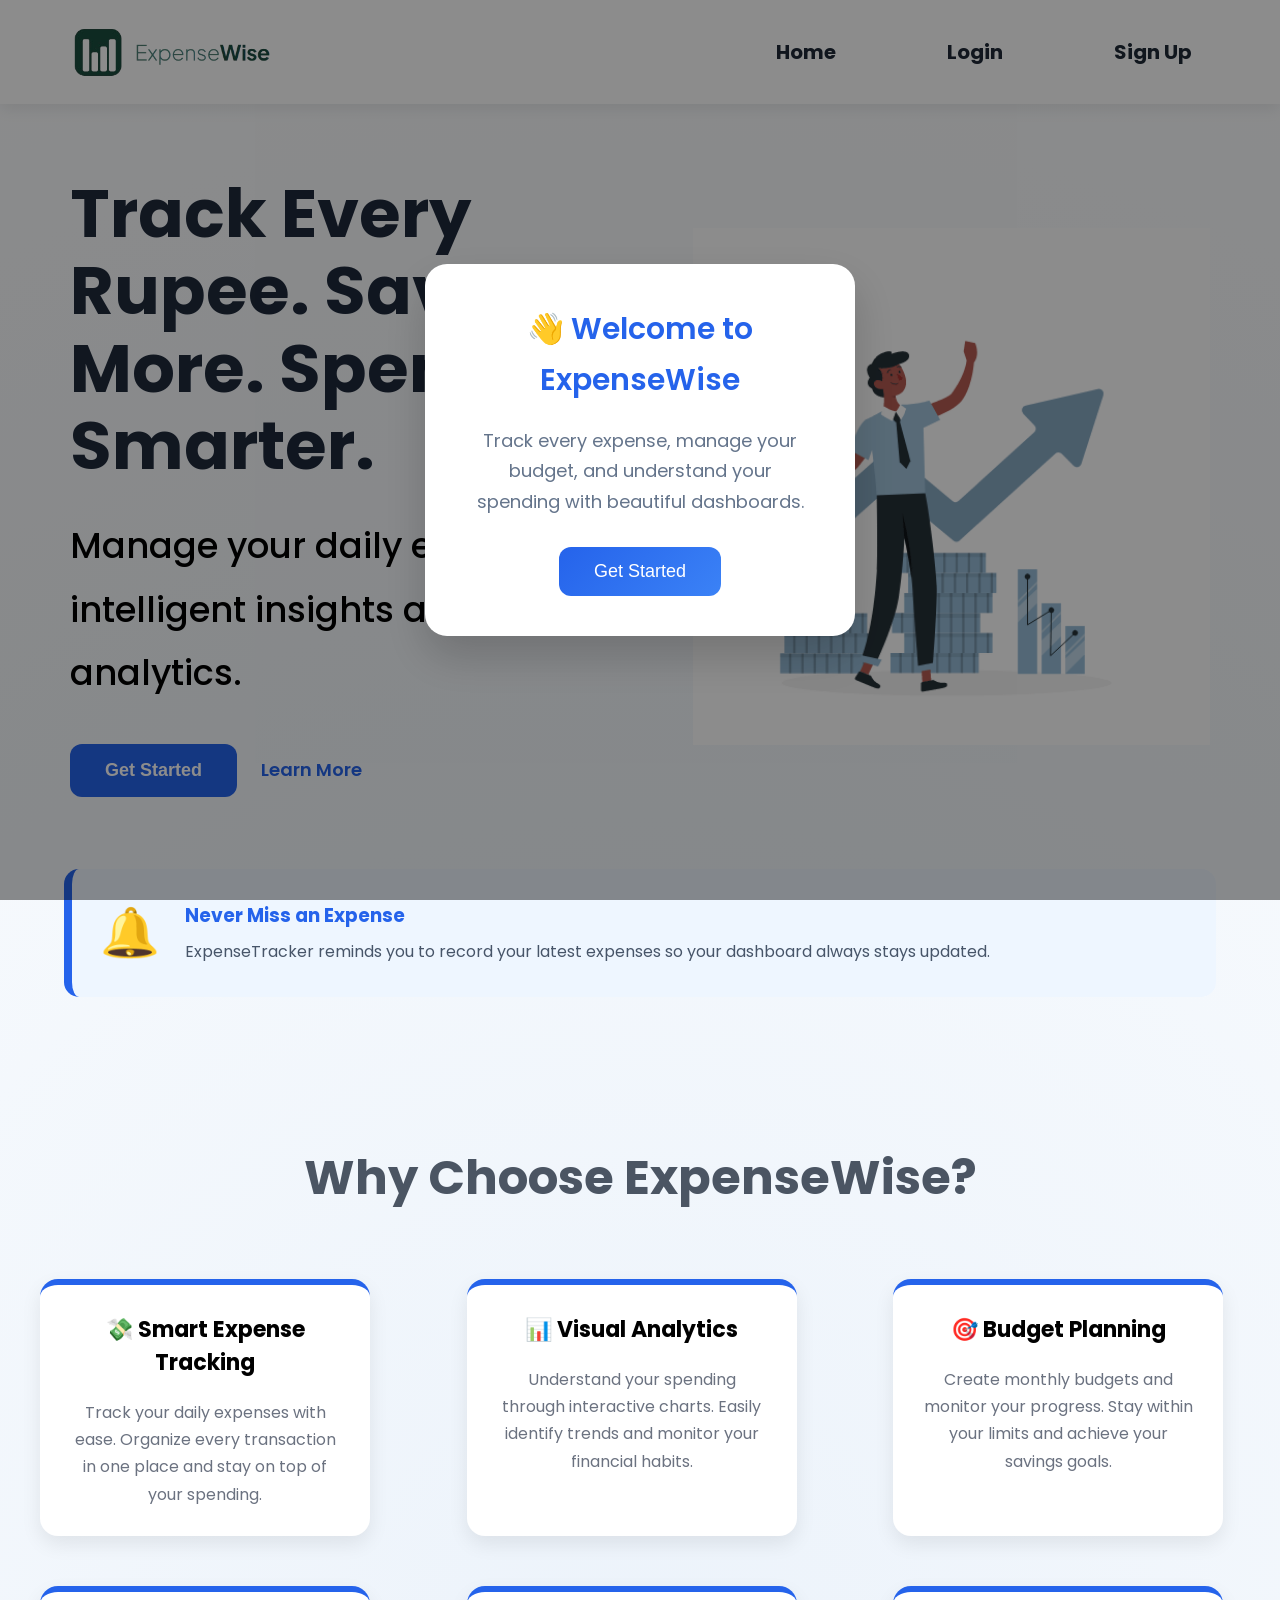
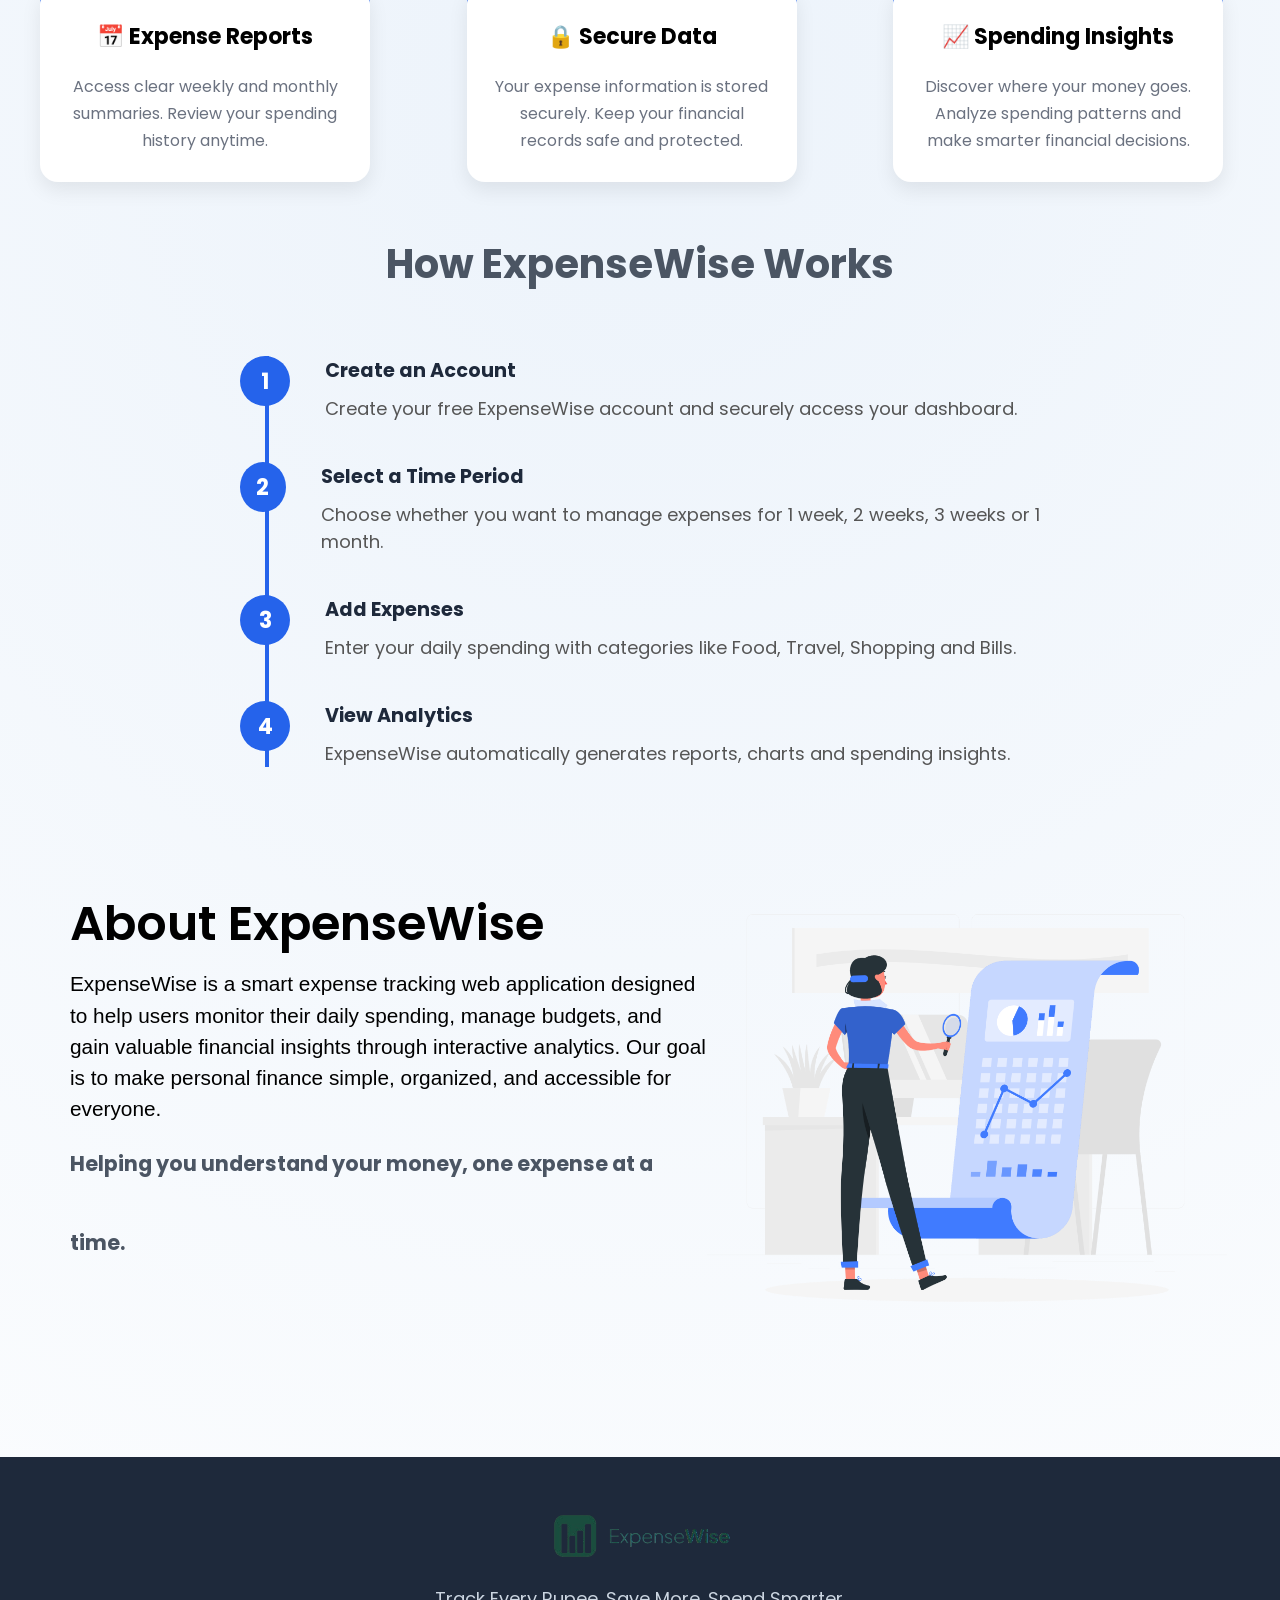
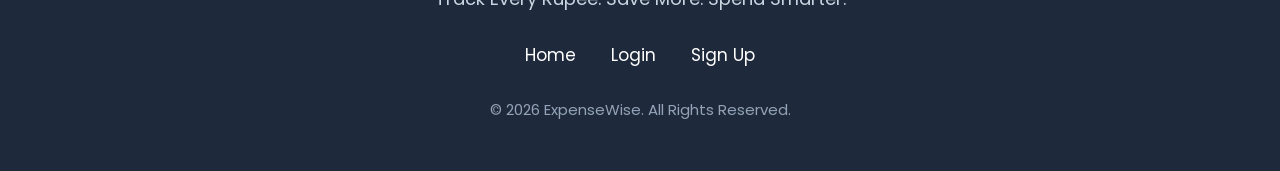
<file: index.html>
<!DOCTYPE html>
<html lang="en">


<head>
    <meta charset="UTF-8">
    <meta name="viewport" content="width=device-width, initial-scale=1.0">
    <title>ExpenseWise</title>
    <link rel="stylesheet" href="style.css">
    <link rel="preconnect" href="https://fonts.googleapis.com">
    <link rel="preconnect" href="https://fonts.gstatic.com" crossorigin>
    <link href="https://fonts.googleapis.com/css2?family=Poppins:wght@300;400;500;600;700&display=swap"
        rel="stylesheet">
</head>

<body>
    <nav>
        <a href="indexx.html"><img src="logo-removebg-preview.png" alt="logo" id="logo"></img></a>
        <ul>
            <li><a href="indexx.html">Home</a></li>
            <li><a href="login.html">Login</a></li>
            <li><a href="signup.html">Sign Up</a></li>
        </ul>
    </nav>
    <div class="hero">

        <div class="hero-left">

            <p id="large_heading">
                Track Every Rupee. Save More. Spend Smarter.
            </p>

            <p id="subheading">
                Manage your daily expenses with intelligent insights and beautiful analytics.
            </p>

            <button onclick="openPopup()" class="hero-btn">
                Get Started
            </button>

            <a href="#features" class="learn-btn">Learn More </a>

        </div>

        <img src="Revenue.gif" alt="Illustration" class="illustration">

    </div>
    <section class="reminder">

        <span>🔔</span>

        <div>

            <h3>Never Miss an Expense</h3>

            <p>
                ExpenseTracker reminds you to record your latest expenses so your dashboard always stays updated.
            </p>

        </div>

    </section>

    <section id="features">

        <h2>Why Choose ExpenseWise?</h2>

        <div class="features-container">

            <div class="feature-card">
                <h3>💸 Smart Expense Tracking</h3>
                <p>Track your daily expenses with ease. Organize every transaction in one place and stay on top of your
                    spending.</p>
            </div>

            <div class="feature-card">
                <h3>📊 Visual Analytics</h3>
                <p>Understand your spending through interactive charts. Easily identify trends and monitor your
                    financial habits.</p>
            </div>

            <div class="feature-card">
                <h3>🎯 Budget Planning</h3>
                <p>Create monthly budgets and monitor your progress. Stay within your limits and achieve your savings
                    goals.</p>
            </div>

            <div class="feature-card">
                <h3>📅 Expense Reports</h3>
                <p>Access clear weekly and monthly summaries. Review your spending history anytime.</p>
            </div>

            <div class="feature-card">
                <h3>🔒 Secure Data</h3>
                <p>Your expense information is stored securely. Keep your financial records safe and protected.</p>
            </div>

            <div class="feature-card">
                <h3>📈 Spending Insights</h3>
                <p>Discover where your money goes. Analyze spending patterns and make smarter financial decisions.</p>
            </div>

        </div>
    </section>
    <section class="timeline-section">
        <h2>How ExpenseWise Works</h2>

        <div class="timeline">

            <div class="step">
                <div class="circle">1</div>
                <div class="content">
                    <h3>Create an Account</h3>
                    <p>Create your free ExpenseWise account and securely access your dashboard.</p>
                </div>
            </div>

            <div class="step">
                <div class="circle">2</div>
                <div class="content">
                    <h3>Select a Time Period</h3>
                    <p>Choose whether you want to manage expenses for 1 week, 2 weeks, 3 weeks or 1 month.</p>
                </div>
            </div>

            <div class="step">
                <div class="circle">3</div>
                <div class="content">
                    <h3>Add Expenses</h3>
                    <p>Enter your daily spending with categories like Food, Travel, Shopping and Bills.</p>
                </div>
            </div>

            <div class="step">
                <div class="circle">4</div>
                <div class="content">
                    <h3>View Analytics</h3>
                    <p>ExpenseWise automatically generates reports, charts and spending insights.</p>
                </div>
            </div>
        </div>
    </section>
    <div class="about">
        <div class="about-right">
            <h1>About ExpenseWise</h1>
            <p id="heading">ExpenseWise is a smart expense tracking web application designed to help users monitor their
                daily
                spending, manage budgets, and gain valuable financial insights through interactive analytics. Our goal
                is to make personal finance simple, organized, and accessible for everyone.</p>
            <h2>Helping you understand your money, one expense at a time.</h2>
        </div>
        <img src="Analysis-rafiki.png" alt="Illustration" class="illustration">
    </div>
    <footer>

        <div class="footer-logo">
            <img src="logo-removebg-preview.png" alt="ExpenseWise Logo">
        </div>

        <p class="tagline">
            Track Every Rupee. Save More. Spend Smarter.
        </p>

        <div class="footer-links">
            <a href="index.html">Home</a>
            <a href="login.html">Login</a>
            <a href="signup.html">Sign Up</a>
        </div>

        <p class="copyright">
            © 2026 ExpenseWise. All Rights Reserved.
        </p>

    </footer>
    <!-- Get Started Popup -->
    <div class="popup-overlay" id="popup">

        <div class="popup-box">

            <span class="close-btn" onclick="closePopup()">&times;</span>

            <div class="popup-icon">💰</div>

            <p id="welcome-title">Welcome to ExpenseWise</p>

            <p>Track your expenses, manage your budget and gain valuable insights.</p>

            <div class="popup-buttons">
                <a href="login.html" class="login-btn">Login</a>
                <a href="signup.html" class="signup-btn">Sign Up</a>
            </div>

        </div>

    </div>
    <!-- Welcome Popup -->

    <div id="welcomePopup" class="popup">

        <div class="popup-box">

            <p id="welcome-title">👋 Welcome to ExpenseWise</p>

            <p>
                Track every expense, manage your budget,
                and understand your spending with beautiful
                dashboards.
            </p>

            <button onclick="closePopup()">
                Get Started
            </button>

        </div>

    </div>
</body>
<script>
    function openPopup() {
        document.getElementById("popup").style.display = "flex";
    }

    function closePopup() {
        document.getElementById("popup").style.display = "none";
    }

    window.onload = function () {

        setTimeout(function () {

            document.getElementById("welcomePopup").style.display = "flex";

        }, 500);

    }

    function closePopup() {

        document.getElementById("welcomePopup").style.display = "none";

    }




</script>

</html>
</file>
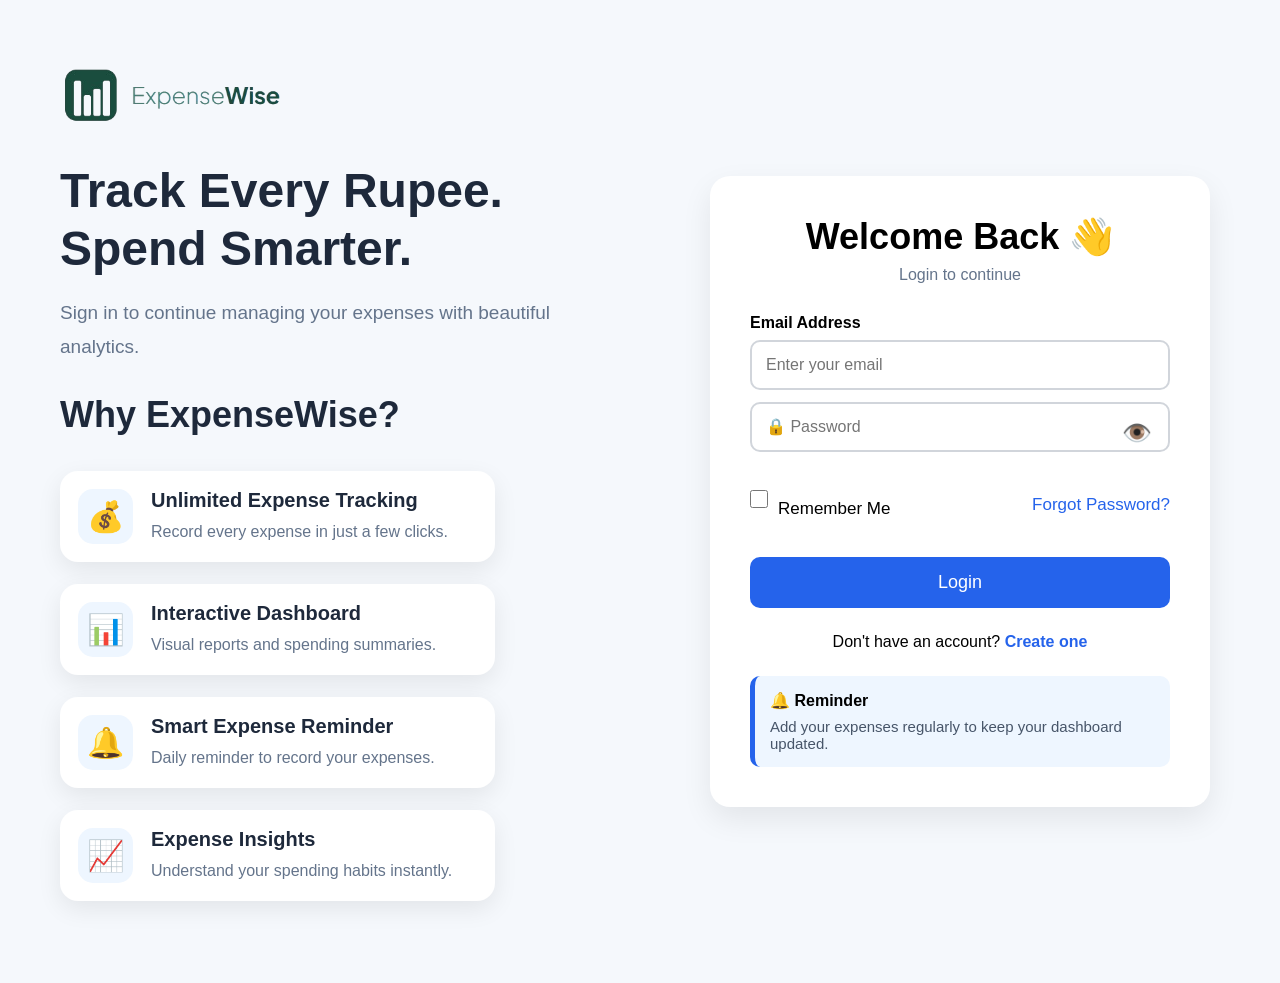
<file: login.html>
<!DOCTYPE html>
<html lang="en">

<head>
    <meta charset="UTF-8">
    <meta name="viewport" content="width=device-width, initial-scale=1.0">
    <title>Document</title>
    <link rel="stylesheet" href="login.css">
</head>

<body>


    <div class="login-wrapper">

        <!-- Left Side -->

        <div class="left-section">

            <img src="logo-removebg-preview.png" alt="logo" class="logo">

            <h1>Track Every Rupee.<br>Spend Smarter.</h1>

            <p class="left-text">
                Sign in to continue managing your expenses with beautiful analytics.
            </p>

            <div class="login-features">

                <h2>Why ExpenseWise?</h2>

                <div class="feature-item">
                    <div class="icon">💰</div>

                    <div>
                        <h3>Unlimited Expense Tracking</h3>
                        <p>Record every expense in just a few clicks.</p>
                    </div>
                </div>

                <div class="feature-item">
                    <div class="icon">📊</div>

                    <div>
                        <h3>Interactive Dashboard</h3>
                        <p>Visual reports and spending summaries.</p>
                    </div>
                </div>

                <div class="feature-item">
                    <div class="icon">🔔</div>

                    <div>
                        <h3>Smart Expense Reminder</h3>
                        <p>Daily reminder to record your expenses.</p>
                    </div>
                </div>

                <div class="feature-item">
                    <div class="icon">📈</div>

                    <div>
                        <h3>Expense Insights</h3>
                        <p>Understand your spending habits instantly.</p>
                    </div>
                </div>

            </div>

        </div>


        <!-- Right Side -->

        <div class="login-page">

            <div class="login-container">

                <h2>Welcome Back 👋</h2>

                <p class="subtitle">
                    Login to continue
                </p>

                <label for="email-add">Email Address</label>
                <input type="email" placeholder="Enter your email" id="email-add">

                <div class="password-box">

                    <input type="password" id="password" placeholder="🔒 Password">

                    <span id="togglePassword">👁️</span>

                </div>
                <div class="login-options">

                    <div class="remember">

                        <input type="checkbox" id="remember">

                        <label for="remember">Remember Me</label>

                    </div>

                    <a href="#" class="forgot-password">
                        Forgot Password?
                    </a>

                </div>

                <button id="login-btn" onclick="loginUser()">
                    Login
                </button>

                <p class="signup-text">
                    Don't have an account?
                    <a href="signup.html">Create one</a>
                </p>

                <div class="reminder">

                    🔔 <strong>Reminder</strong>

                    <p>Add your expenses regularly to keep your dashboard updated.</p>

                </div>

            </div>

        </div>

    </div>
    <script>

        // Auto-fill remembered email
        window.onload = function () {

            let rememberedEmail = localStorage.getItem("rememberEmail");

            if (rememberedEmail) {
                document.getElementById("email-add").value = rememberedEmail;
                document.getElementById("remember").checked = true;
            }

        }

        // Show / Hide Password
        const toggle = document.getElementById("togglePassword");
        const password = document.getElementById("password");

        toggle.addEventListener("click", function () {

            if (password.type === "password") {

                password.type = "text";
                toggle.innerHTML = "🙈";

            } else {

                password.type = "password";
                toggle.innerHTML = "👁️";

            }

        });

        function loginUser() {

    let email = document.getElementById("email-add").value.trim();
    let pass = document.getElementById("password").value;

    // Check empty fields
    if(email === "" || pass === ""){
        alert("Please fill all fields.");
        return;
    }

    let savedEmail = localStorage.getItem("userEmail");
    let savedPassword = localStorage.getItem("userPassword");
    let savedName = localStorage.getItem("userName");

    console.log("Entered Email:", email);
    console.log("Saved Email:", savedEmail);
    console.log("Entered Password:", pass);
    console.log("Saved Password:", savedPassword);

    if (email === savedEmail && pass === savedPassword) {

        // Remember Email
        if(document.getElementById("remember").checked){
            localStorage.setItem("rememberEmail", email);
        }else{
            localStorage.removeItem("rememberEmail");
        }

        // Change button text
        let btn = document.getElementById("login-btn");
        btn.innerHTML = "Logging in...";
        btn.disabled = true;

        alert("Welcome back, " + savedName + " 👋");

        // Redirect
        setTimeout(function () {
            window.location.href = "AddExpense.html";
        },1000);

    } else {

        alert("Invalid Email or Password.");

    }

}

    </script>

</body>

</html>
</file>
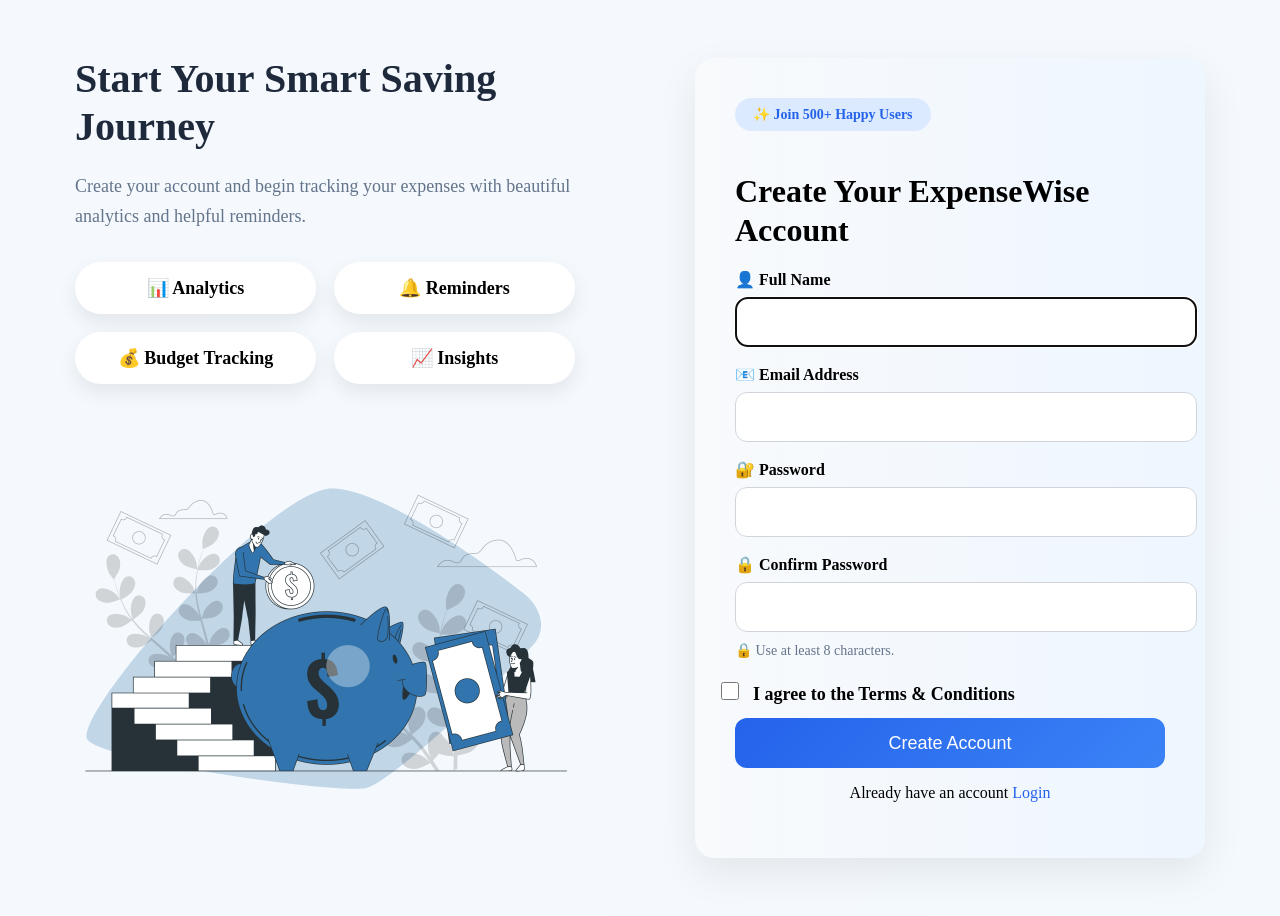
<file: signup.html>
<!DOCTYPE html>
<html lang="en">

<head>
    <meta charset="UTF-8">
    <meta name="viewport" content="width=device-width, initial-scale=1.0">
    <title>Document</title>
    <link rel="stylesheet" href="signup.css">

</head>

<body>
    <div class="signup-page">

        <div class="illustration">

            <h1 class="left-heading">Start Your Smart Saving Journey</h1>

            <p class="left-text">
                Create your account and begin tracking your expenses with beautiful analytics and helpful reminders.
            </p>

            <div class="feature-tags">

                <span>📊 Analytics</span>

                <span>🔔 Reminders</span>

                <span>💰 Budget Tracking</span>

                <span>📈 Insights</span>

            </div>

            <img src="Money income-bro.png" alt="Signup Illustration">



        </div>
        <div class="signup-page">
            <div class="signup-container">
                <div class="badge">
                    ✨ Join 500+ Happy Users
                </div>
                <h1>Create Your ExpenseWise Account</h1>
                <div>
                    <label for="fullname">👤 Full Name</label>
                    <input type="text" name="fullname" id="full-name" autocomplete="on" autofocus>
                </div>
                <div>
                    <label for="email-address">📧 Email Address</label>
                    <input type="text" name="email-address" id="email-add" autocomplete="on" autofocus>
                </div>
                <div>
                    <label for="password">🔐 Password</label>
                    <input type="password" name="password" id="password" autofocus>
                </div>
                <div>
                    <label for="c-password">🔒 Confirm Password</label>
                    <input type="password" name="c-password" id="c-password" autofocus>
                </div>
                <p class="password-tip">

                    🔒 Use at least 8 characters.

                </p>
                <div class="terms">
                    <input type="checkbox" id="terms" required>
                    <label for="terms" id="checkbox">I agree to the Terms & Conditions</label>
                </div>
                <button type="button" onclick="validateSignup()">
                    Create Account
                </button>
                <p>Already have an account <a href="login.html">Login</a></p>
            </div>
        </div>
    </div>

    <div id="welcomePopup" class="popup">

        <div class="popup-content">

            <h2>🎉 Welcome to ExpenseWise!</h2>

            <p>Your account is ready.</p>

            <p>Add your first expense to unlock your dashboard.</p>

            <button class="popup-btn" onclick="goToExpensePage()">
                Add My First Expense
            </button>

        </div>

    </div>

</body>
<script>
    function validateSignup() {

        const name = document.getElementById("full-name").value.trim();

        const email = document.getElementById("email-add").value.trim();

        const password = document.getElementById("password").value;

        const confirmPassword = document.getElementById("c-password").value;

        const terms = document.getElementById("terms").checked;

        // Name
        if (name === "") {
            alert("Please enter your full name.");
            return;
        }

        // Email
        if (!email.includes("@") || !email.includes(".")) {
            alert("Please enter a valid email address.");
            return;
        }

        // Password Length
        if (password.length < 8) {
            alert("Password must contain at least 8 characters.");
            return;
        }

        // Password Match
        if (password !== confirmPassword) {
            alert("Passwords do not match.");
            return;
        }

        // Terms
        if (!terms) {
            alert("Please accept the Terms & Conditions.");
            return;
        }

        // Save user details
        localStorage.setItem("userName", name);
        localStorage.setItem("userEmail", email);
        localStorage.setItem("userPassword", password);

        // Show welcome popup
        document.getElementById("welcomePopup").style.display = "flex";


        // Show popup
        document.getElementById("welcomePopup").style.display = "flex";
    }

    function goToExpensePage() {
        window.location.href = "AddExpense.html";
    }
</script>

</html>
</file>
<file: style.css>
@import url('https://fonts.googleapis.com/css2?family=Poppins:wght@300;400;500;600;700&display=swap');
html{

    scroll-behavior:smooth;

}
* {
    margin: 0;
    padding: 0;
    box-sizing: border-box;

}

body {

    font-family: "Poppins", sans-serif;
    background: radial-gradient(circle, #e9f1fadb, transparent 116%);
}

#logo {
    width: 200px;
}

nav{

    display:flex;

    justify-content:space-between;

    align-items:center;

    padding:20px 70px;

    background:white;

    position:sticky;

    top:0;

    z-index:999;

    box-shadow:0 5px 15px rgba(0,0,0,.08);

}

ul {
    display: flex;
    gap: 75px;
    list-style: none;
}


nav ul li a {
    text-decoration: none;
    color: #1F2937;
    font-size: 20px;
    font-weight: 700;
    padding: 10px 18px;
    border-radius: 8px;
    transition: all 0.3s ease;
}

nav ul li a:hover {
    background-color: #DBEAFE;
    color: #2563EB;
}

.hero {

    display: flex;

    justify-content: space-between;

    align-items: center;

    padding: 70px;

    min-height: 85vh;

}

.hero-left {
    width: 55%;
}

#large_heading {

    font-size: 4.2rem;

    font-weight: 700;

    color: #1E293B;

    line-height: 1.15;

    margin-bottom: 30px;

}

#subheading {

    font-size: 22px;

    color: #64748B;

    line-height: 1.8;

    margin-bottom: 40px;

}

.hero-btn {

    background: #2563EB;

    color: white;

    padding: 16px 35px;

    border: none;

    border-radius: 12px;

    font-size: 18px;

    font-weight: 600;

    cursor: pointer;

    transition: .3s;

}

.hero-btn:hover {

    background: #1D4ED8;

    transform: scale(1.05);

}

.reminder{

    width:90%;

    margin:0 auto 80px;

    background:#EEF6FF;

    border-left:8px solid #2563EB;

    display:flex;

    align-items:center;

    gap:25px;

    padding:28px;

    border-radius:15px;

}

.reminder span{

    font-size:48px;

}

.reminder h3{

    color:#2563EB;

    margin-bottom:8px;

}

.reminder p{

    color:#475569;

    line-height:1.7;

}

.learn-btn {
    margin-left: 20px;
    text-decoration: none;
    color: #2563EB;
    font-weight: 600;
    font-size: 18px;
}

.learn-btn:hover {
    text-decoration: underline;
}

.illustration {

    width: 520px;

    animation: float 4s ease-in-out infinite;

}

@keyframes float {

    0% {

        transform: translateY(0);

    }

    50% {

        transform: translateY(-15px);

    }

    100% {

        transform: translateY(0);

    }

}

#features {
    padding: 10px;
    text-align: center;
}

#features h2 {
    font-size: 3rem;
    margin-bottom: 10px;
}

.features-container {
    display: grid;
    grid-template-columns: repeat(3, 1fr);
    gap: 50px 80px;
    /* row-gap column-gap */
    max-width: 1200px;
    margin: auto;
}

.feature-card{

    width:330px;

    background:white;

    border-top:6px solid #2563EB;

    padding:28px;

    border-radius:18px;

    box-shadow:0 8px 20px rgba(0,0,0,.08);

    transition:.3s;

}

.feature-card:hover{

    transform:translateY(-12px);

    box-shadow:0 15px 35px rgba(0,0,0,.15);

}

.feature-card h3 {
    margin-bottom: 20px;
    font-size: 22px;
}

.feature-card p {
    color: #6B7280;
    line-height: 1.7;
}

.about {
    display: flex;
    justify-content: space-between;
    align-items: center;
    padding: 10px 53px 0px 70px;
    margin-bottom: auto;
}

.about-right {
    width: 55%;
    display: flex;
    flex-direction: column;
    justify-content: center;

}

h1 {
    font-size: 3rem;
    font-weight: 600;
    line-height: 0.5;
    margin-bottom: 32px;
}

#heading {
    font-size: 1.3em;
    font-family: 'Franklin Gothic Medium', 'Arial Narrow', Arial, sans-serif;
    line-height: 1.5em;

}

h2 {
    font-size: 1.3rem;
    color: #4B5563;
    margin-bottom: 40px;
    line-height: 3.8em;

}

#subheading {
    color: black;
    font-size: 2.2em;
    font-weight: 500;
    display: inline-block;

}

#subhead-text {
    max-width: 1280px;
    line-height: 1.8;
    font-size: 20px;
    color: #4B5563;
    margin-top: 20px;
}

.our-mission {
    display: flex;
    flex-direction: column;
    justify-content: center;
    line-height: 3em;
    margin-right: 60px;
    margin-left: 70px;
    margin-top: -50px;
}

.timeline-section {
    padding: 40px;

}

.timeline-section h2 {
    text-align: center;
    font-size: 40px;
    margin-bottom: 60px;
    line-height: 1.6em;
}

.timeline {
    position: relative;
    max-width: 800px;
    margin: auto;
}

/* Vertical Line */

.timeline::before {
    content: "";
    position: absolute;
    left: 25px;
    top: 0;
    width: 4px;
    height: 100%;
    background: #2563EB;
}

/* Each Step */

.step {
    display: flex;
    align-items: flex-start;
    margin-bottom: 40px;
    position: relative;
}

/* Circle */

.circle {
    width: 50px;
    height: 50px;
    background: #2563EB;
    color: white;
    border-radius: 50%;
    display: flex;
    justify-content: center;
    align-items: center;
    font-size: 22px;
    font-weight: bold;
    z-index: 1;
}

/* Text */

.content {
    margin-left: 35px;
}

.content h3 {
    margin-bottom: 10px;
    color: #1E293B;
    font-size: larger;
}

.content p {
    color: #555;
    line-height: 1.5;
    font-size: large;
}

.timeline::before {
    content: "";
    position: absolute;
    left: 25px;
    width: 4px;
    height: 100%;
    background: #2563EB;
}

footer {
    background-color: #1E293B;
    color: white;
    text-align: center;
    padding: 50px 20px;
    margin-top: 80px;
}

.footer-logo img {
    width: 180px;
    margin-bottom: 20px;
}

.tagline {
    font-size: 18px;
    color: #CBD5E1;
    margin-bottom: 30px;
}

.footer-links {
    display: flex;
    justify-content: center;
    gap: 35px;
    flex-wrap: wrap;
    margin-bottom: 30px;
}

.footer-links a {
    text-decoration: none;
    color: white;
    font-size: 17px;
    transition: 0.3s;
}

.footer-links a:hover {
    color: #60A5FA;
}

.copyright {
    font-size: 15px;
    color: #94A3B8;
}

/* Overlay */

.popup-overlay {
    position: fixed;
    top: 0;
    left: 0;
    width: 100%;
    height: 100vh;

    background: rgba(0, 0, 0, .45);

    display: none;

    justify-content: center;
    align-items: center;

    z-index: 9999;
}

/* Popup */

.popup-box {

    width: 430px;

    background: white;

    border-radius: 22px;

    padding: 40px;

    text-align: center;

    box-shadow: 0 20px 50px rgba(0, 0, 0, .25);

    position: relative;

    animation: popup .3s ease;
}

@keyframes popup {

    from {

        transform: scale(.8);

        opacity: 0;
    }

    to {

        transform: scale(1);

        opacity: 1;
    }
}

.popup-icon {
    font-size: 55px;
}

#welcome-title {

    font-size: 32px;

    color: #1E293B;

    margin-bottom: 30px;
}

.popup-box p {

    color: #64748B;

    line-height: 1.6;

    margin-bottom: 30px;
}

/* Buttons */

.popup-buttons {

    display: flex;

    justify-content: center;

    gap: 20px;
}

.login-btn,
.signup-btn {

    text-decoration: none;

    padding: 12px 35px;

    border-radius: 10px;

    font-size: 18px;

    font-weight: 600;

    transition: .3s;
}

/* Login */

.login-btn {

    border: 2px solid #2563EB;

    color: #2563EB;
}

.login-btn:hover {

    background: #1d4fd8b8;

    color: white;
}

/* Signup */

.signup-btn {
    border: 2px solid #2563EB;
    color: #2563EB;
}

.signup-btn:hover {
    color: white;
    background: #1d4fd8b8;
}

/* Close */

.close-btn {

    position: absolute;

    right: 20px;

    top: 15px;

    font-size: 28px;

    cursor: pointer;

    color: #64748B;
}

.close-btn:hover {

    color: black;
}

/* ===================== */
/* Welcome Popup */
/* ===================== */

.popup{

    position:fixed;

    inset:0;

    background:rgba(0,0,0,.45);

    display:none;

    justify-content:center;

    align-items:center;

    z-index:9999;

}

.popup-box{

    width:430px;

    background:white;

    padding:40px;

    border-radius:22px;

    text-align:center;

    animation:popup .4s ease;

    box-shadow:0 20px 45px rgba(0,0,0,.18);

}

#welcome-title{

    color:#2563EB;

    font-size:30px;
    font-weight:600;
    margin-bottom:20px;

}

.popup-box p{

    color:#64748B;

    font-size:18px;

    line-height:1.7;

    margin-bottom:30px;

}

.popup-box button{

    padding:14px 35px;

    background:linear-gradient(135deg,#2563EB,#3B82F6);

    color:white;

    border:none;

    border-radius:12px;

    font-size:18px;

    cursor:pointer;

    transition:.3s;

}

.popup-box button:hover{

    transform:translateY(-3px);

}

@keyframes popup{

    from{

        transform:scale(.8);

        opacity:0;

    }

    to{

        transform:scale(1);

        opacity:1;

    }

}
</file>
<file: login.css>
* {
     margin: 0;
     padding: 0;
     box-sizing: border-box;
     font-family: 'Poppins', sans-serif;
 }

 body {

     background: #F5F8FC;

 }

 .login-wrapper {

     display: flex;

     min-height: 100vh;

 }

 /* LEFT */

 .left-section {

     width: 50%;

     padding: 60px;

     display: flex;

     flex-direction: column;

     justify-content: center;

 }

 .logo {

     width: 220px;

     margin-bottom: 40px;

 }

 .left-section h1 {

     font-size: 48px;

     color: #1E293B;

     line-height: 1.2;

     margin-bottom: 18px;

 }

 .left-text {

     font-size: 19px;

     color: #64748B;

     margin-bottom: 30px;

     line-height: 1.8;

 }

 .login-features {
     width: 435px;
 }

 .login-features h2 {
     font-size: 36px;
     margin-bottom: 35px;
     color: #1E293B;
 }

 .feature-item {

     display: flex;
     align-items: center;

     gap: 18px;

     background: white;

     border-radius: 18px;

     padding: 18px;

     margin-bottom: 22px;

     box-shadow: 0 8px 25px rgba(0, 0, 0, .08);

     transition: .3s;
 }

 .feature-item:hover {

     transform: translateX(10px);

     box-shadow: 0 15px 30px rgba(37, 99, 235, .15);
 }

 .icon {

     width: 55px;
     height: 55px;

     border-radius: 15px;

     background: #EEF6FF;

     display: flex;
     justify-content: center;
     align-items: center;

     font-size: 30px;
 }

 .feature-item h3 {

     margin: 0;

     font-size: 20px;

     color: #1E293B;
 }

 .feature-item p {

     margin-top: 8px;

     color: #64748B;

     font-size: 16px;

     line-height: 1.5;
 }

 .login-page {

     width: 50%;

     display: flex;

     justify-content: center;

     align-items: center;

 }

 .login-container {

     background: white;

     width: 500px;

     padding: 40px;

     border-radius: 20px;

     box-shadow: 0 12px 30px rgba(0, 0, 0, .08);

     transition: .3s;

 }

 .login-container:hover {

     transform: translateY(-6px);

 }

 .login-container h2 {

     text-align: center;

     font-size: 36px;

     margin-bottom: 8px;

 }

 .subtitle {

     text-align: center;

     color: #64748B;

     margin-bottom: 30px;

 }

 label {

     display: block;

     margin-bottom: 8px;

     margin-top: 15px;

     font-weight: 600;

 }

 input {

     width: 100%;

     padding: 14px;

     border: 2px solid #D1D5DB;

     border-radius: 10px;

     font-size: 16px;

     outline: none;

     margin-bottom: 12px;

 }

 input:focus {

     border-color: #2563EB;

 }

 #forget {

     display: block;

     text-align: right;

     margin: 12px 0 25px;

     text-decoration: none;

     color: #2563EB;

 }

 #login-btn {

     width: 100%;

     padding: 15px;

     background: #2563EB;

     color: white;

     border: none;

     border-radius: 10px;

     font-size: 18px;

     cursor: pointer;

     transition: .3s;

 }

 #login-btn:hover {

     background: #1D4ED8;

 }

 .signup-text {

     text-align: center;

     margin: 25px 0;

 }

 .signup-text a {

     text-decoration: none;

     color: #2563EB;

     font-weight: 600;

 }

 .reminder {

     background: #EEF6FF;

     border-left: 5px solid #2563EB;

     padding: 15px;

     border-radius: 10px;

     margin-top: 20px;

 }

 .reminder p {

     margin-top: 8px;

     color: #475569;

     font-size: 15px;

 }

 .password-box {

     position: relative;

 }

 .password-box input {

     width: 100%;

     padding-right: 55px;

 }

 #togglePassword {

     position: absolute;

     top: 50%;

     right: 18px;

     transform: translateY(-50%);

     cursor: pointer;

     font-size: 24px;

 }

 .login-options {

     display: flex;

     justify-content: space-between;

     align-items: center;

     margin: 20px 0 30px;

 }

 .remember {

     display: flex;

     align-items: center;

     gap: 10px;

 }

 .remember input {

     width: 18px;

     height: 18px;

     cursor: pointer;

 }

 .remember label {

     font-size: 17px;

     font-weight: 500;

     cursor: pointer;

 }

 .forgot-password {

     color: #2563EB;

     text-decoration: none;

     font-size: 17px;

 }

 .forgot-password:hover {

     text-decoration: underline;

 }
</file>
<file: signup.css>
body {
    background: linear-gradient(135deg, #f5f9fd 0%, #f4f9fe 100%);

}

.signup-page {
    display: flex;
    justify-content: center;
    align-items: center;
    gap: 120px;

    min-height: 100vh;
}

.illustration img {

    width: 500px;
    height: auto;

}

.left-heading {
    font-size: 40px;
    color: #1E293B;
    margin-bottom: 20px;
    line-height: 1.2;
}

.left-text {
    font-size: 18px;
    color: #64748B;
    line-height: 1.7;
    margin-bottom: 30px;
    text-align: left;
}

.illustration {
    width: 500px;
}

.illustration img {
    animation: float 4s ease-in-out infinite;
}

@keyframes float {

    0%,
    100% {
        transform: translateY(0px);
    }

    50% {
        transform: translateY(-12px);
    }
}

.signup-container {
    width: 430px;
    padding: 40px;
    border-radius: 20px;
    background: linear-gradient(to right, #F8FAFC, #EEF6FF);
    box-shadow: 0 15px 40px rgba(0, 0, 0, .08);
}

button {
    background: linear-gradient(135deg, #2563EB, #3B82F6);
    border: none;
    color: white;
    cursor: pointer;
    transition: .3s;
    width: 100%;
    height: 50px;
    border-radius: 12px;
    font-size: 18px;
}

button:hover {
    transform: translateY(-3px);
    box-shadow: 0 10px 25px rgba(37, 99, 235, .3);
}

h1 {
    font-size: 2rem;
    font-weight: 700;
    line-height: 1.2;
    font-family: 'Times New Roman', Times, serif;
}

input {
    width: 100%;
    padding: 15px;
    margin-top: 8px;
    margin-bottom: 18px;
    margin-left: 0;
    border-radius: 12px;
    border: 1px solid #D1D5DB;
    font-size: 16px;
}

label {
    margin-left: 0;

    font-weight: 600;
}

a {
    color: #2563EB;
    text-decoration: none;
}

a:hover {
    text-decoration: underline;
}

.terms {
    justify-content: flex-start;
}

.terms input[type="checkbox"] {
    width: 18px;
    height: 18px;
    cursor: pointer;
    margin-left: -14px;
}

.terms label {
    font-size: 18px;
    cursor: pointer;
}

#checkbox {
    margin-left: 7px;
}

p {
    text-align: center;
}

.badge {
    display: inline-block;
    background: #DBEAFE;
    color: #2563EB;
    padding: 8px 18px;
    border-radius: 30px;
    font-size: 14px;
    font-weight: 600;
    margin-bottom: 20px;
}

.password-tip {
    font-size: 14px;
    color: #64748B;
    text-align: left;
    margin-top: -8px;
    margin-bottom: 15px;
}

.feature-tags {
    display: grid;
    grid-template-columns: repeat(2, 1fr);
    gap: 18px;
    margin-top: 30px;
}

.feature-tags span {
    background: white;
    padding: 15px 20px;
    border-radius: 40px;
    text-align: center;
    box-shadow: 0 8px 20px rgba(0, 0, 0, .08);
    font-weight: 600;
    font-size: 18px;
    transition: .3s;
}

.feature-tags span:hover {
    background: #2563EB;
    color: white;
    transform: translateY(-3px);
}

.popup-btn {

    width: 220px;

    padding: 14px 20px;

    margin-top: 15px;

    background: #2563EB;

    color: white;

    border: none;

    border-radius: 10px;

    font-size: 17px;

    cursor: pointer;

    transition: .3s;
}

.popup-btn:hover {

    background: #1d4ed8;

    transform: translateY(-2px);
}

/* ================= Popup ================= */

.popup {
    display: none;
    position: fixed;
    inset: 0;
    background: rgba(0, 0, 0, .55);

    justify-content: center;
    align-items: center;

    z-index: 9999;
}

.popup-content {
    width: 480px;
    background: #fff;
    border-radius: 20px;
    padding: 35px;

    text-align: center;

    box-shadow: 0 20px 40px rgba(0, 0, 0, .18);

    animation: popup .35s ease;

    /* IMPORTANT */
    display: flex;
    flex-direction: column;
    align-items: center;
}

.popup-content h2 {
    margin: 0;
    margin-bottom: 18px;
    font-size: 32px;
    color: #2563EB;
}

.popup-content p {
    margin: 8px 0;
    color: #64748B;
    line-height: 1.7;
    font-size: 18px;
}

@keyframes popup {

    from {
        transform: scale(.8);
        opacity: 0;
    }

    to {
        transform: scale(1);
        opacity: 1;
    }
}
</file>
